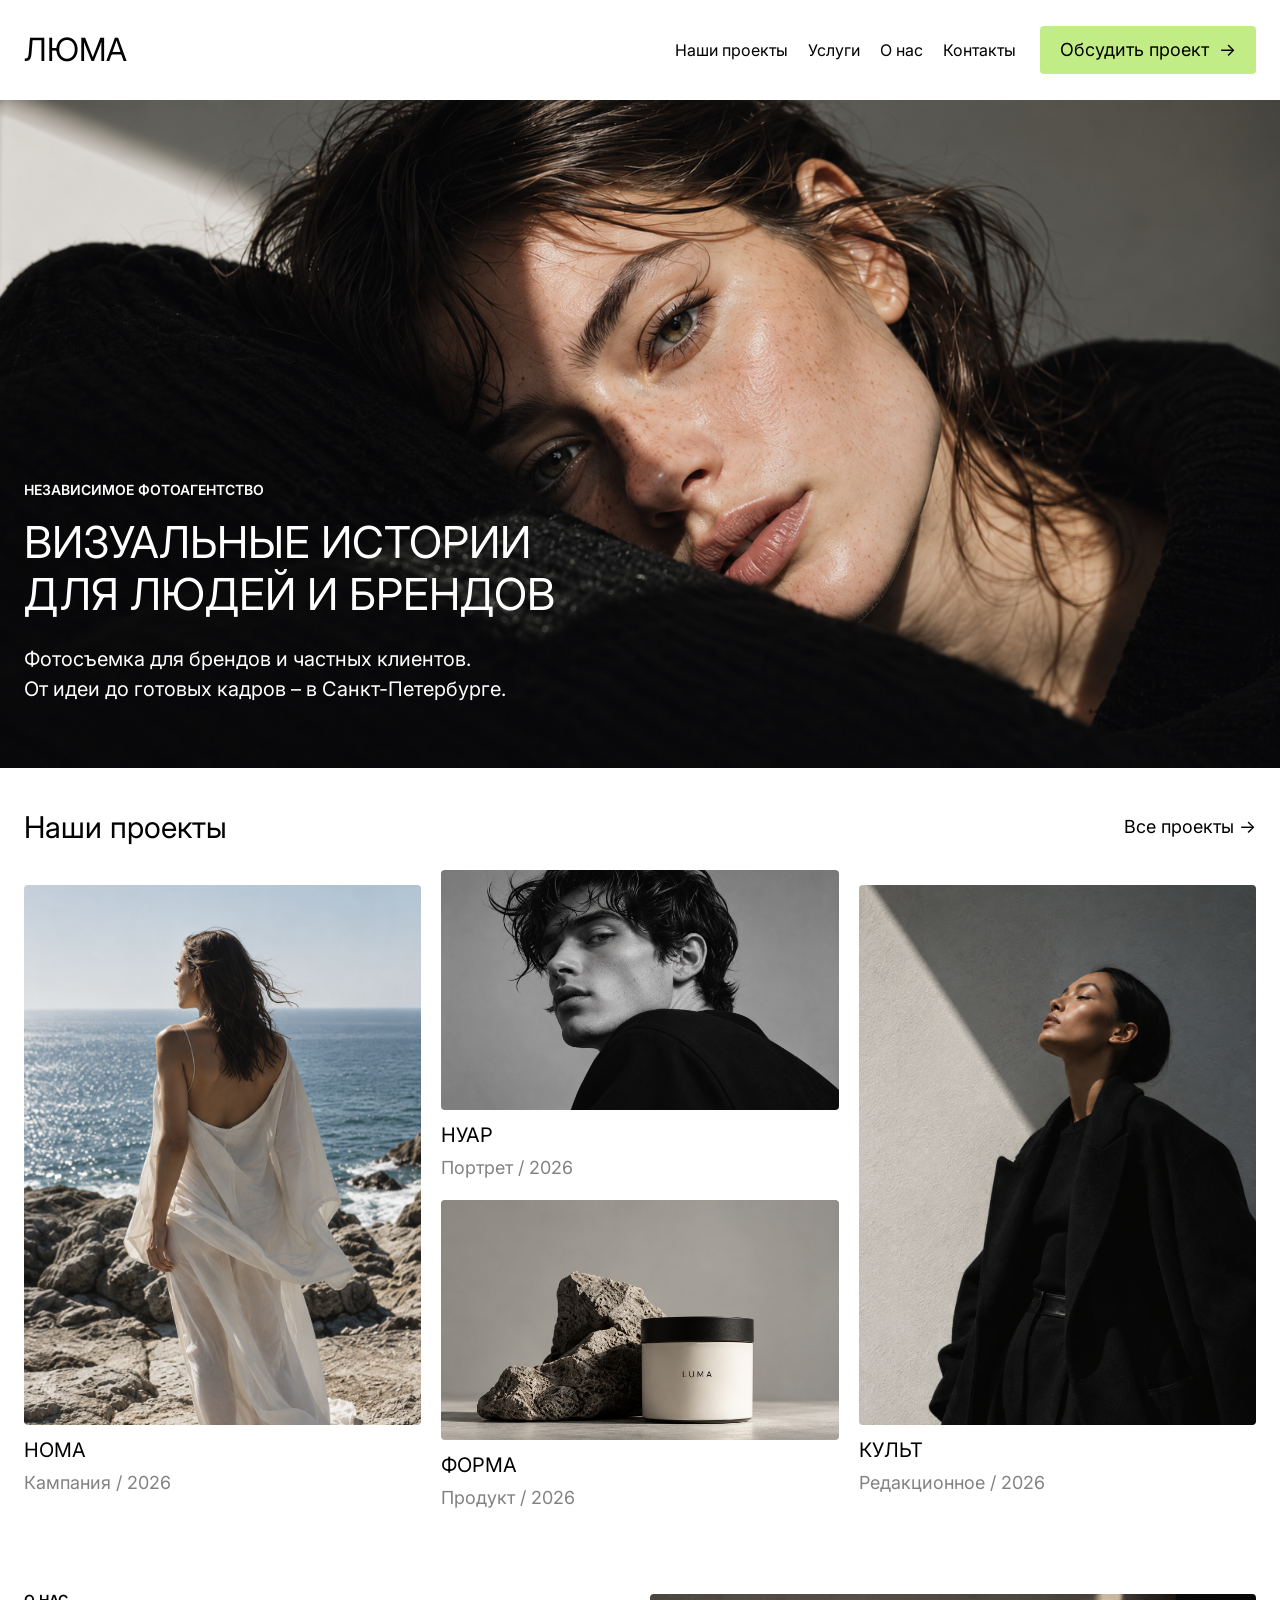
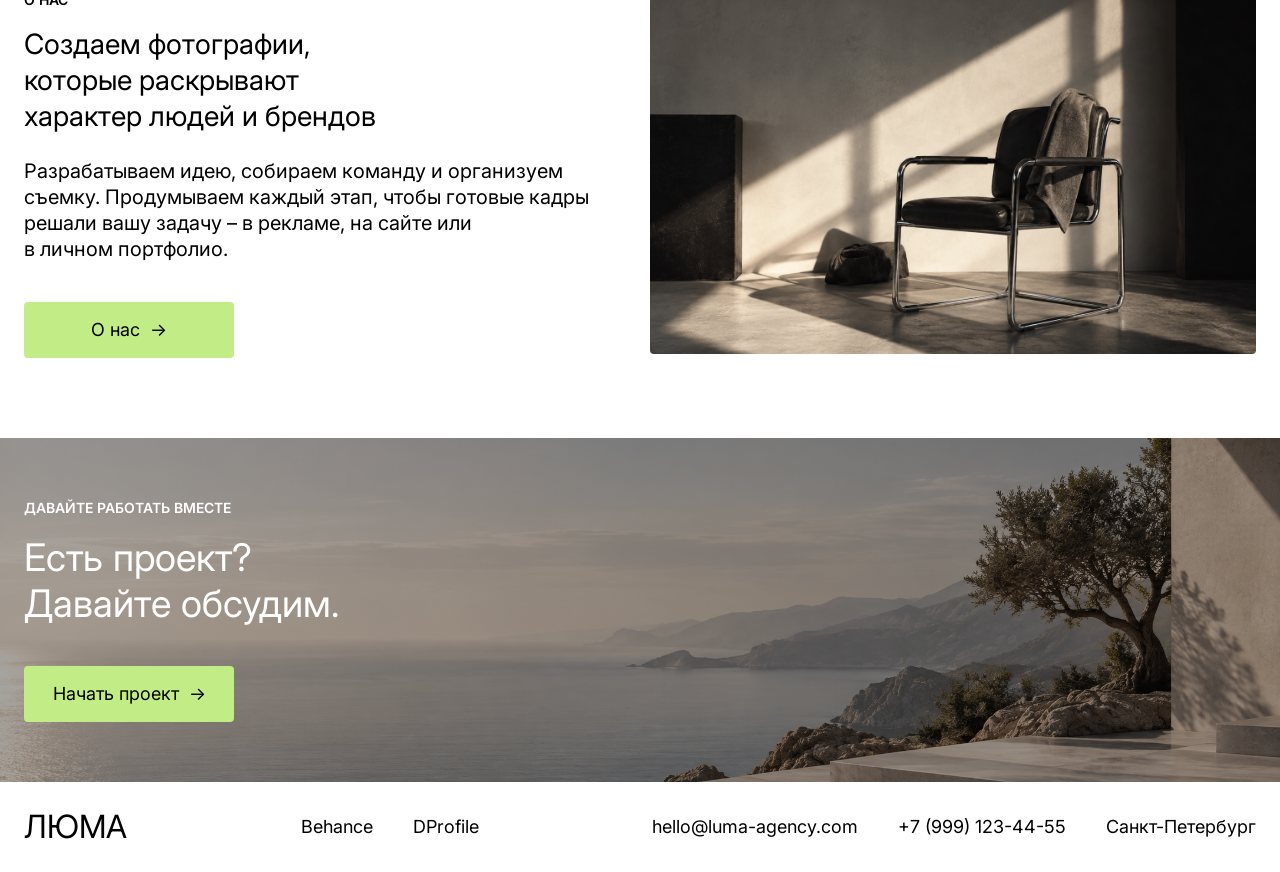
<file: index.html>
<!DOCTYPE html>
<html lang="ru">
<head>
  <meta charset="UTF-8">
  <meta name="viewport" content="width=device-width, initial-scale=1">
  <title>ЛЮМА — независимое фотоагентство</title>
  <link rel="preconnect" href="https://fonts.googleapis.com">
  <link rel="preconnect" href="https://fonts.gstatic.com" crossorigin>
  <link rel="stylesheet" href="https://fonts.googleapis.com/css2?family=Inter:wght@400;600;700&display=swap">
  <link rel="stylesheet" href="css/normalize.css">
  <link rel="stylesheet" href="css/reset.css">
  <link rel="stylesheet" href="styles.css">
</head>
<body>
  <header class="header">
    <div class="container container--wide header__inner">
      <a class="logo" href="index.html">ЛЮМА</a>
      <div class="header__right">
        <nav class="nav">
          <ul class="nav__list">
            <li><a class="nav__link" href="projects.html">Наши проекты</a></li>
            <li><a class="nav__link" href="services.html">Услуги</a></li>
            <li><a class="nav__link" href="about.html">О нас</a></li>
            <li><a class="nav__link" href="contacts.html">Контакты</a></li>
          </ul>
        </nav>
        <button class="button" type="button" data-open-form>Обсудить проект <span>→</span></button>
      </div>
    </div>
  </header>

  <main>
    <section class="hero">
      <div class="container">
        <p class="label">Независимое фотоагентство</p>
        <h1 class="title-xl hero__title">Визуальные истории<br>для людей и брендов</h1>
        <p class="lead">Фотосъемка для брендов и частных клиентов.<br>От идеи до готовых кадров – в Санкт-Петербурге.</p>
      </div>
    </section>

    <section class="section" id="projects">
      <div class="container">
        <div class="section-head">
          <h2 class="title-m">Наши проекты</h2>
          <a href="projects.html">Все проекты →</a>
        </div>
        <div class="cards-row">
          <article class="card">
            <img class="card__image card__image--tall" src="images/project-noma.png" alt="НОМА">
            <h3 class="card__title text">НОМА</h3>
            <p class="card__meta">Кампания / 2026</p>
          </article>
          <div class="stack">
            <article class="card">
              <img class="card__image" src="images/project-noir.png" alt="НУАР">
              <h3 class="card__title text">НУАР</h3>
              <p class="card__meta">Портрет / 2026</p>
            </article>
            <article class="card">
              <img class="card__image" src="images/project-forma.png" alt="ФОРМА">
              <h3 class="card__title text">ФОРМА</h3>
              <p class="card__meta">Продукт / 2026</p>
            </article>
          </div>
          <article class="card">
            <img class="card__image card__image--tall" src="images/project-kult.png" alt="КУЛЬТ">
            <h3 class="card__title text">КУЛЬТ</h3>
            <p class="card__meta">Редакционное / 2026</p>
          </article>
        </div>
      </div>
    </section>

    <section class="section section--last" id="about">
      <div class="container split">
        <div class="split__content">
          <p class="label">О нас</p>
          <h2 class="title-s">Создаем фотографии,<br>которые раскрывают<br>характер людей и брендов</h2>
          <p class="text">Разрабатываем идею, собираем команду и организуем съемку. Продумываем каждый этап, чтобы готовые кадры решали вашу задачу – в рекламе, на сайте или<br>в личном портфолио.</p>
          <a class="button" href="about.html">О нас <span>→</span></a>
        </div>
        <img class="split__image" src="images/about.png" alt="Студия ЛЮМА">
      </div>
    </section>

    <section class="contact" id="contacts">
      <div class="container">
        <p class="label">Давайте работать вместе</p>
        <h2 class="title-l">Есть проект?<br>Давайте обсудим.</h2>
        <button class="button" type="button" data-open-form>Начать проект <span>→</span></button>
      </div>
    </section>
  </main>

  <footer class="footer">
    <div class="container container--wide footer__inner">
      <a class="logo" href="index.html">ЛЮМА</a>
      <ul class="footer__list">
        <li><a href="#">Behance</a></li>
        <li><a href="#">DProfile</a></li>
      </ul>
      <ul class="footer__list">
        <li><a href="mailto:hello@luma-agency.com">hello@luma-agency.com</a></li>
        <li><a href="tel:+79991234455">+7 (999) 123-44-55</a></li>
        <li>Санкт-Петербург</li>
      </ul>
    </div>
  </footer>

  <script src="script.js"></script>
</body>
</html>
</file>
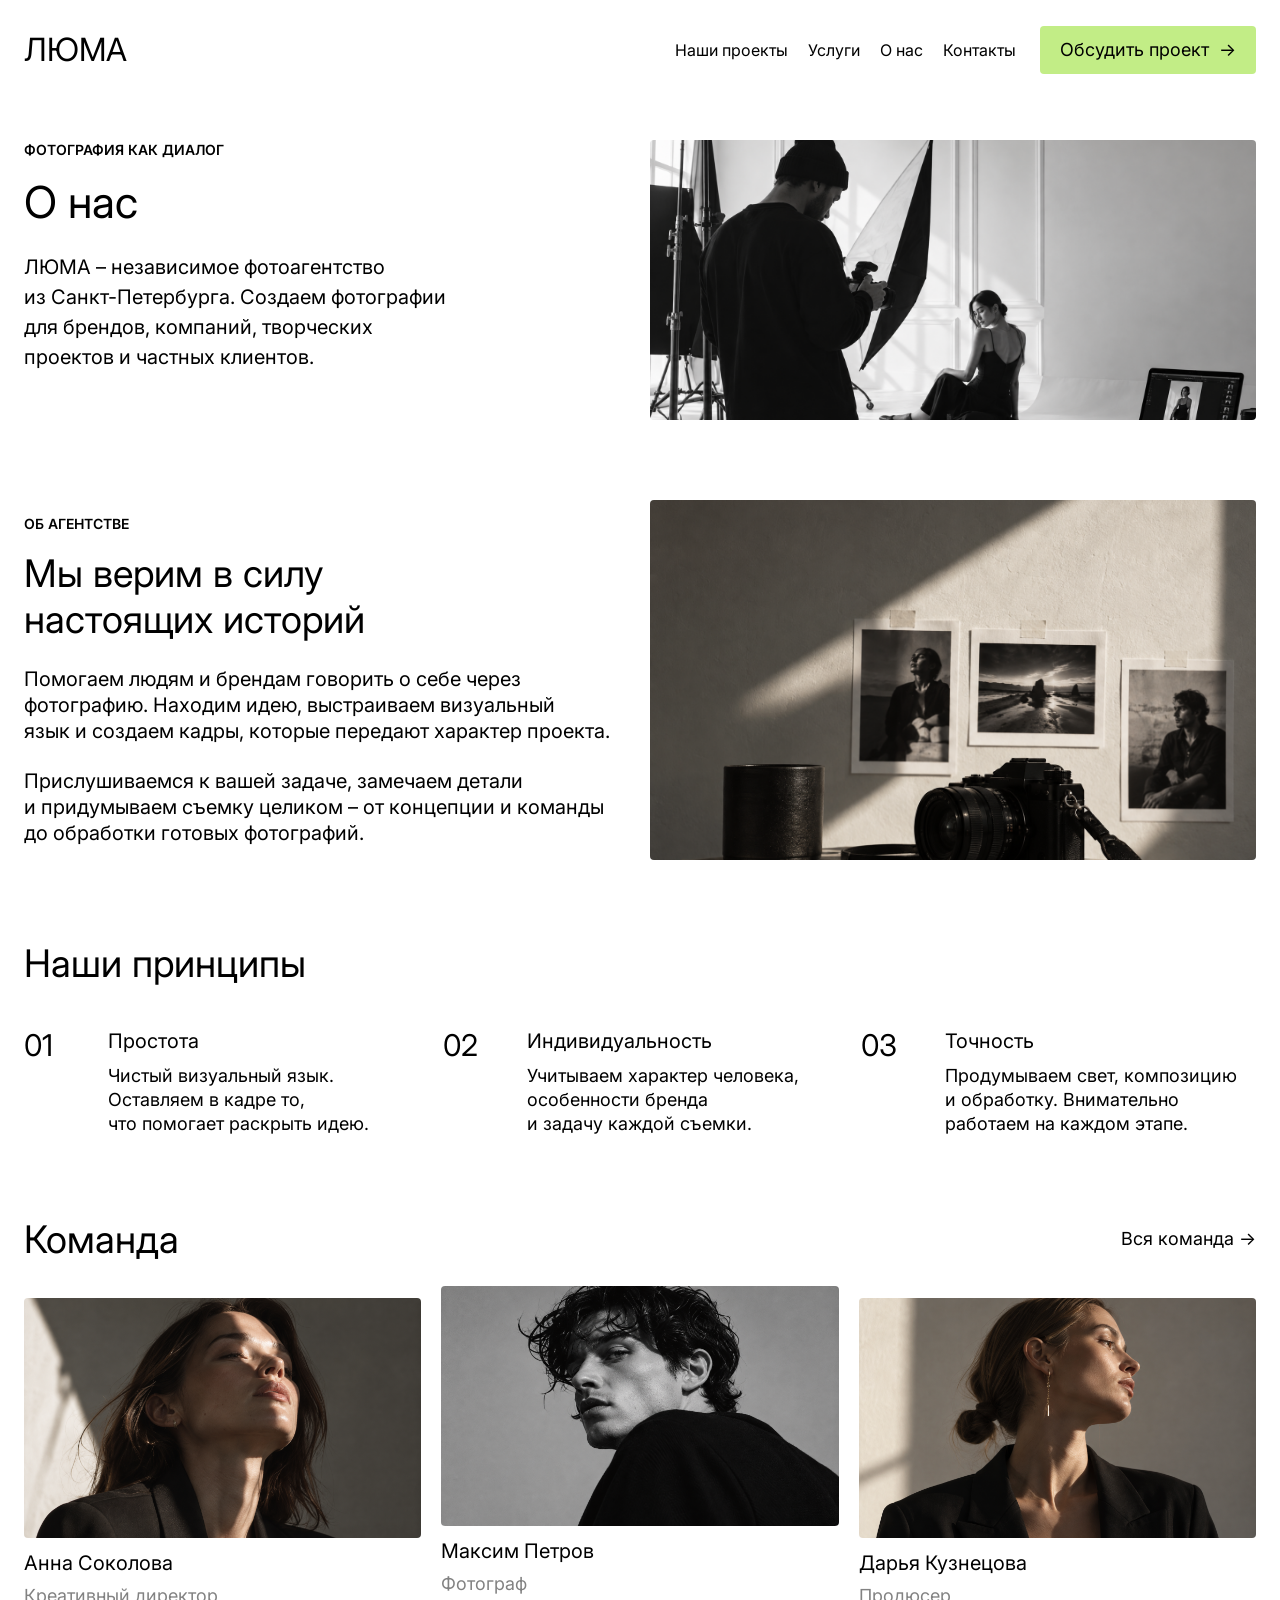
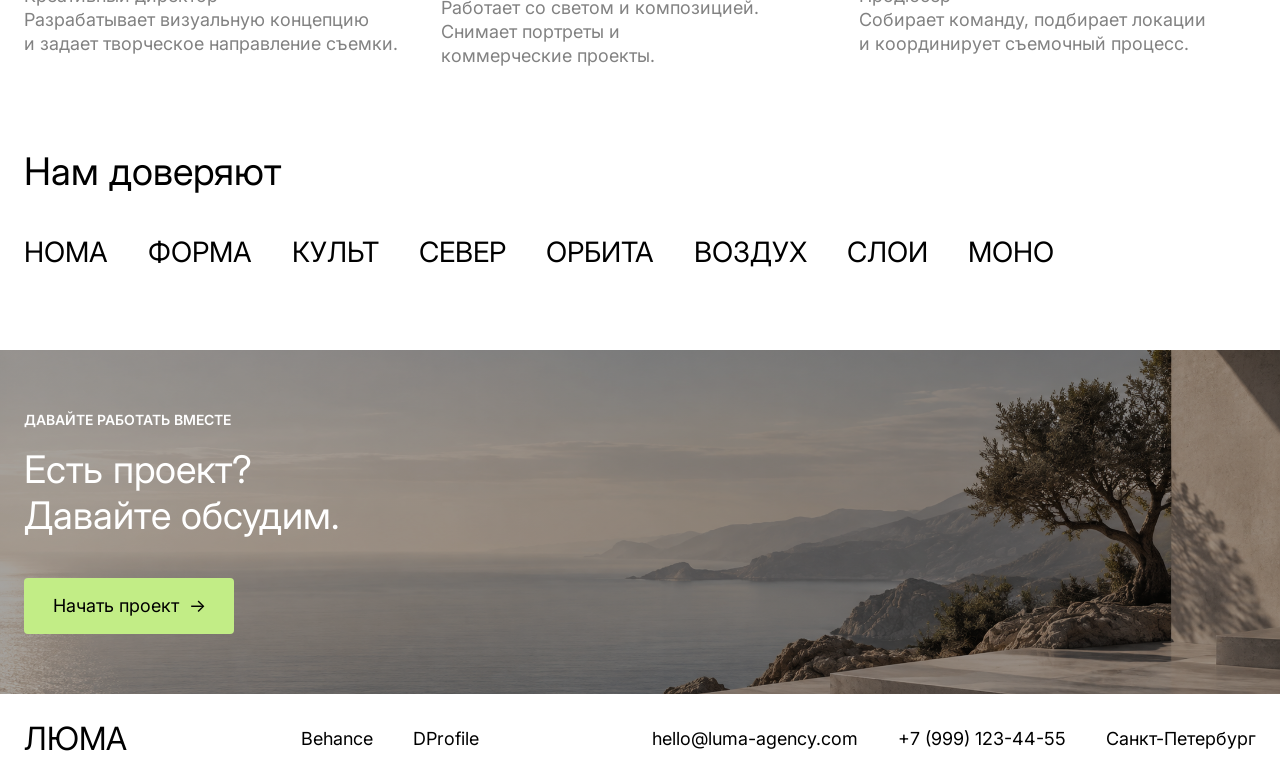
<file: about.html>
<!DOCTYPE html>
<html lang="ru">
<head>
  <meta charset="UTF-8">
  <meta name="viewport" content="width=device-width, initial-scale=1">
  <title>О нас — ЛЮМА</title>
  <link rel="preconnect" href="https://fonts.googleapis.com">
  <link rel="preconnect" href="https://fonts.gstatic.com" crossorigin>
  <link rel="stylesheet" href="https://fonts.googleapis.com/css2?family=Inter:wght@400;600;700&display=swap">
  <link rel="stylesheet" href="css/normalize.css">
  <link rel="stylesheet" href="css/reset.css">
  <link rel="stylesheet" href="styles.css">
</head>
<body>
  <header class="header">
    <div class="container container--wide header__inner">
      <a class="logo" href="index.html">ЛЮМА</a>
      <div class="header__right">
        <nav class="nav">
          <ul class="nav__list">
            <li><a class="nav__link" href="projects.html">Наши проекты</a></li>
            <li><a class="nav__link" href="services.html">Услуги</a></li>
            <li><a class="nav__link" href="about.html" aria-current="page">О нас</a></li>
            <li><a class="nav__link" href="contacts.html">Контакты</a></li>
          </ul>
        </nav>
        <button class="button" type="button" data-open-form>Обсудить проект <span>→</span></button>
      </div>
    </div>
  </header>

  <main>
    <section class="section">
      <div class="container split split--top">
        <div class="split__content">
          <p class="label">Фотография как диалог</p>
          <h1 class="title-xl">О нас</h1>
          <p class="lead">ЛЮМА – независимое фотоагентство<br>из Санкт-Петербурга. Создаем фотографии<br>для брендов, компаний, творческих<br>проектов и частных клиентов.</p>
        </div>
        <img class="split__image split__image--short" src="images/studio.png" alt="Съемка в студии ЛЮМА">
      </div>
    </section>

    <section class="section">
      <div class="container split">
        <div class="split__content split__content--half">
          <p class="label">Об агентстве</p>
          <h2 class="title-l">Мы верим в силу<br>настоящих историй</h2>
          <p class="text">Помогаем людям и брендам говорить о себе через<br>фотографию. Находим идею, выстраиваем визуальный<br>язык и создаем кадры, которые передают характер проекта.</p>
          <p class="text">Прислушиваемся к вашей задаче, замечаем детали<br>и придумываем съемку целиком – от концепции и команды<br>до обработки готовых фотографий.</p>
        </div>
        <img class="split__image split__image--half" src="images/about-agency.png" alt="Фотографии и камера на столе">
      </div>
    </section>

    <section class="section">
      <div class="container">
        <h2 class="title-l section-title">Наши принципы</h2>
        <div class="features">
          <div class="feature">
            <p class="feature__number title-m">01</p>
            <div>
              <h3 class="feature__title lead">Простота</h3>
              <p>Чистый визуальный язык.<br>Оставляем в кадре то,<br>что помогает раскрыть идею.</p>
            </div>
          </div>
          <div class="feature">
            <p class="feature__number title-m">02</p>
            <div>
              <h3 class="feature__title lead">Индивидуальность</h3>
              <p>Учитываем характер человека,<br>особенности бренда<br>и задачу каждой съемки.</p>
            </div>
          </div>
          <div class="feature">
            <p class="feature__number title-m">03</p>
            <div>
              <h3 class="feature__title lead">Точность</h3>
              <p>Продумываем свет, композицию<br>и обработку. Внимательно<br>работаем на каждом этапе.</p>
            </div>
          </div>
        </div>
      </div>
    </section>

    <section class="section">
      <div class="container">
        <div class="section-head">
          <h2 class="title-l">Команда</h2>
          <a href="#">Вся команда →</a>
        </div>
        <div class="cards-grid">
          <article class="card">
            <img class="card__image" src="images/team-anna.png" alt="Анна Соколова">
            <h3 class="card__title text">Анна Соколова</h3>
            <p class="card__meta">Креативный директор<br>Разрабатывает визуальную концепцию<br>и задает творческое направление съемки.</p>
          </article>
          <article class="card">
            <img class="card__image" src="images/team-maxim.png" alt="Максим Петров">
            <h3 class="card__title text">Максим Петров</h3>
            <p class="card__meta">Фотограф<br>Работает со светом и композицией.<br>Снимает портреты и коммерческие проекты.</p>
          </article>
          <article class="card">
            <img class="card__image" src="images/team-darya.png" alt="Дарья Кузнецова">
            <h3 class="card__title text">Дарья Кузнецова</h3>
            <p class="card__meta">Продюсер<br>Собирает команду, подбирает локации<br>и координирует съемочный процесс.</p>
          </article>
        </div>
      </div>
    </section>

    <section class="section section--last">
      <div class="container">
        <h2 class="title-l section-title">Нам доверяют</h2>
        <ul class="clients title-s">
          <li>НОМА</li>
          <li>ФОРМА</li>
          <li>КУЛЬТ</li>
          <li>СЕВЕР</li>
          <li>ОРБИТА</li>
          <li>ВОЗДУХ</li>
          <li>СЛОИ</li>
          <li>МОНО</li>
        </ul>
      </div>
    </section>

    <section class="contact">
      <div class="container">
        <p class="label">Давайте работать вместе</p>
        <h2 class="title-l">Есть проект?<br>Давайте обсудим.</h2>
        <button class="button" type="button" data-open-form>Начать проект <span>→</span></button>
      </div>
    </section>
  </main>

  <footer class="footer">
    <div class="container container--wide footer__inner">
      <a class="logo" href="index.html">ЛЮМА</a>
      <ul class="footer__list">
        <li><a href="#">Behance</a></li>
        <li><a href="#">DProfile</a></li>
      </ul>
      <ul class="footer__list">
        <li><a href="mailto:hello@luma-agency.com">hello@luma-agency.com</a></li>
        <li><a href="tel:+79991234455">+7 (999) 123-44-55</a></li>
        <li>Санкт-Петербург</li>
      </ul>
    </div>
  </footer>

  <script src="script.js"></script>
</body>
</html>
</file>
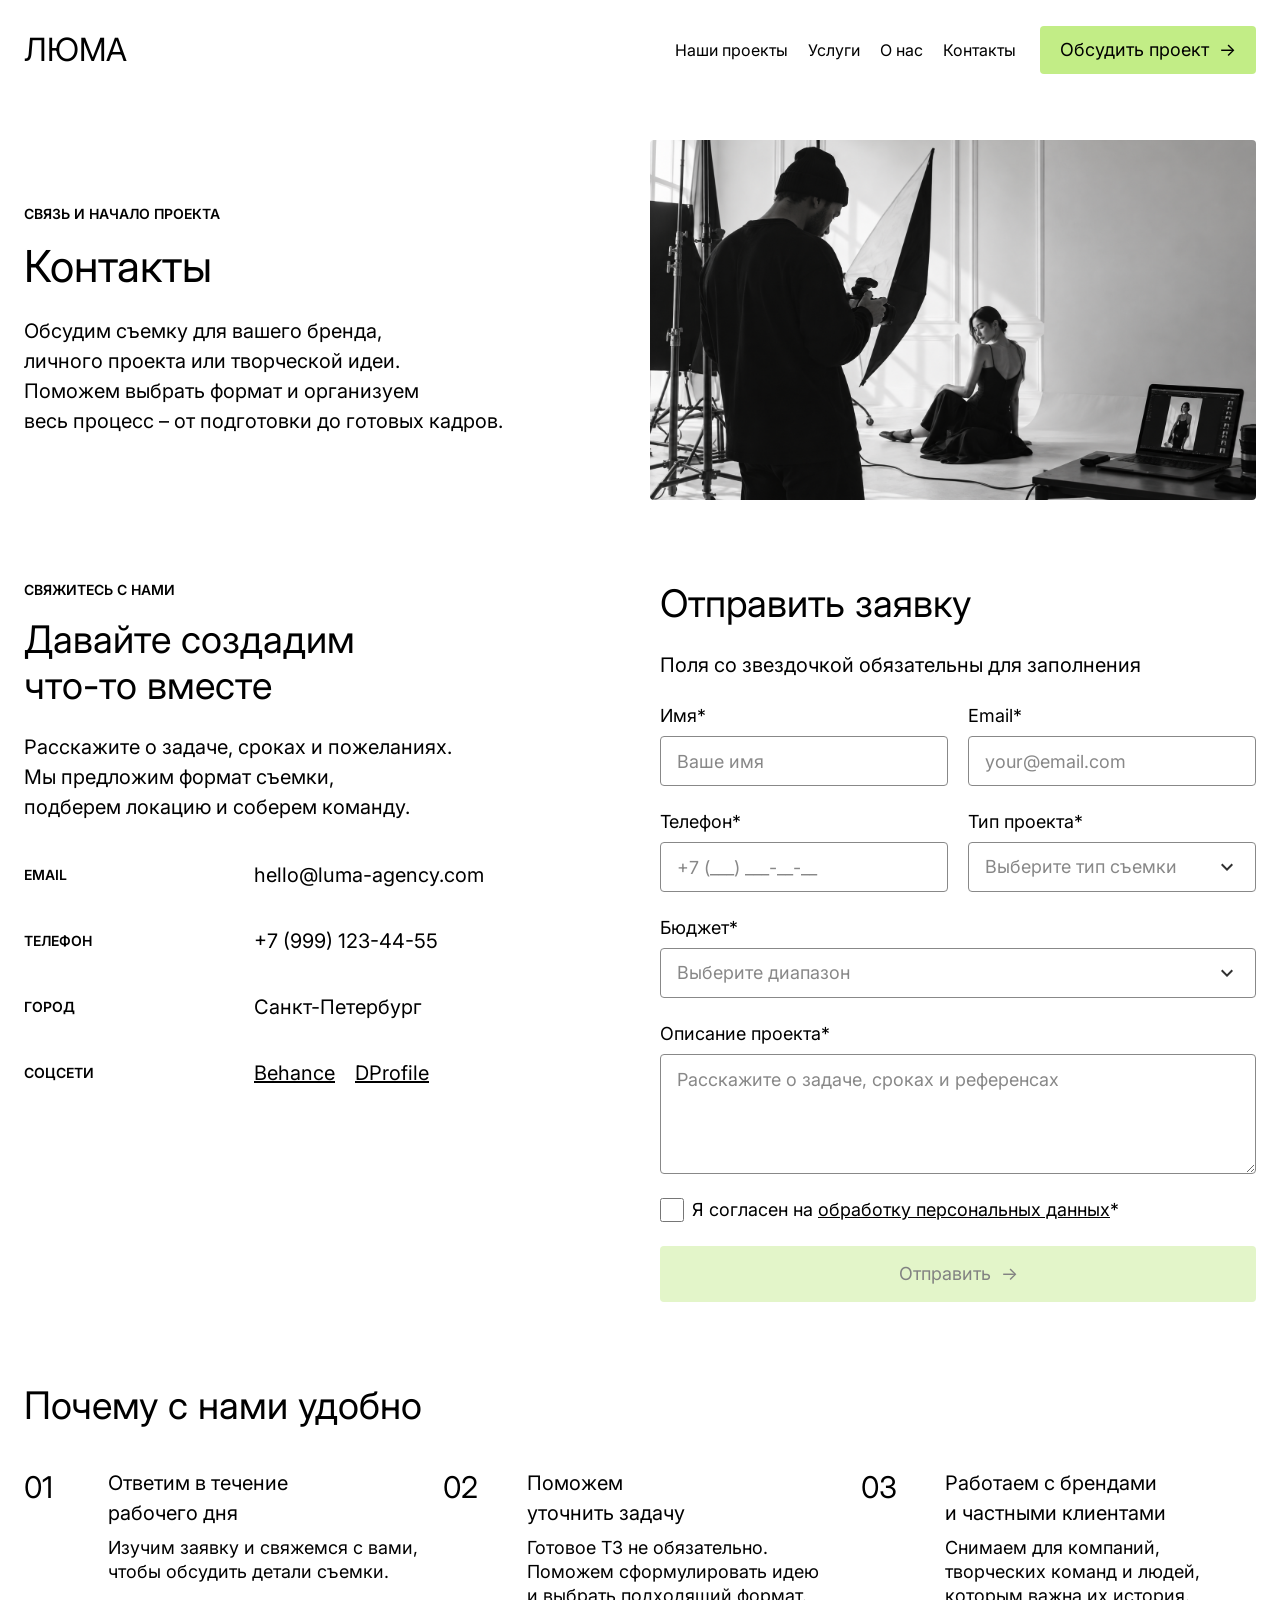
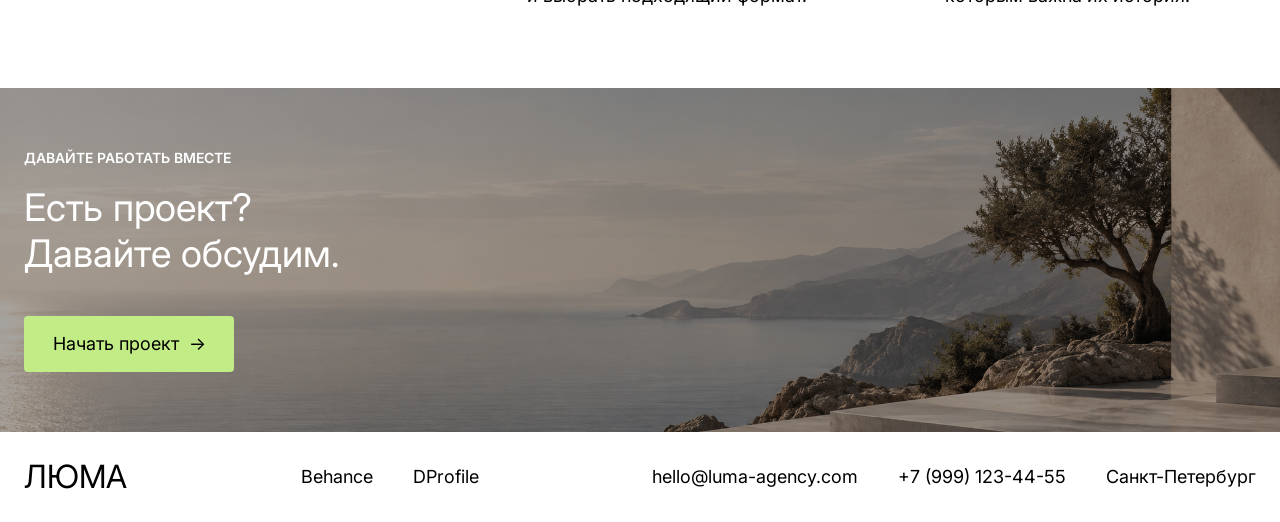
<file: contacts.html>
<!DOCTYPE html>
<html lang="ru">
<head>
  <meta charset="UTF-8">
  <meta name="viewport" content="width=device-width, initial-scale=1">
  <title>Контакты — ЛЮМА</title>
  <link rel="preconnect" href="https://fonts.googleapis.com">
  <link rel="preconnect" href="https://fonts.gstatic.com" crossorigin>
  <link rel="stylesheet" href="https://fonts.googleapis.com/css2?family=Inter:wght@400;600;700&display=swap">
  <link rel="stylesheet" href="css/normalize.css">
  <link rel="stylesheet" href="css/reset.css">
  <link rel="stylesheet" href="styles.css">
</head>
<body>
  <header class="header">
    <div class="container container--wide header__inner">
      <a class="logo" href="index.html">ЛЮМА</a>
      <div class="header__right">
        <nav class="nav">
          <ul class="nav__list">
            <li><a class="nav__link" href="projects.html">Наши проекты</a></li>
            <li><a class="nav__link" href="services.html">Услуги</a></li>
            <li><a class="nav__link" href="about.html">О нас</a></li>
            <li><a class="nav__link" href="contacts.html" aria-current="page">Контакты</a></li>
          </ul>
        </nav>
        <button class="button" type="button" data-open-form>Обсудить проект <span>→</span></button>
      </div>
    </div>
  </header>

  <main>
    <section class="section">
      <div class="container split">
        <div class="split__content split__content--half">
          <p class="label">Связь и начало проекта</p>
          <h1 class="title-xl">Контакты</h1>
          <p class="lead">Обсудим съемку для вашего бренда,<br>личного проекта или творческой идеи.<br>Поможем выбрать формат и организуем<br>весь процесс – от подготовки до готовых кадров.</p>
        </div>
        <img class="split__image split__image--half" src="images/studio.png" alt="Съемка в студии ЛЮМА">
      </div>
    </section>

    <section class="section">
      <div class="container contacts-layout">
        <div>
          <p class="label">Свяжитесь с нами</p>
          <h2 class="title-l">Давайте создадим<br>что-то вместе</h2>
          <p class="lead">Расскажите о задаче, сроках и пожеланиях.<br>Мы предложим формат съемки,<br>подберем локацию и соберем команду.</p>
          <ul class="contacts-list">
            <li class="contacts-list__row">
              <span class="label contacts-list__label">Email</span>
              <a class="contacts-list__value text" href="mailto:hello@luma-agency.com">hello@luma-agency.com</a>
            </li>
            <li class="contacts-list__row">
              <span class="label contacts-list__label">Телефон</span>
              <a class="contacts-list__value text" href="tel:+79991234455">+7 (999) 123-44-55</a>
            </li>
            <li class="contacts-list__row">
              <span class="label contacts-list__label">Город</span>
              <span class="contacts-list__value text">Санкт-Петербург</span>
            </li>
            <li class="contacts-list__row">
              <span class="label contacts-list__label">Соцсети</span>
              <span class="contacts-list__value text">
                <a class="underline" href="#">Behance</a>
                <a class="underline" href="#">DProfile</a>
              </span>
            </li>
          </ul>
        </div>

        <form class="form" action="#" method="post" novalidate>
          <div>
            <h2 class="title-l">Отправить заявку</h2>
            <p class="lead">Поля со звездочкой обязательны для заполнения</p>
          </div>
        </form>
      </div>
    </section>

    <section class="section section--last">
      <div class="container">
        <h2 class="title-l section-title">Почему с нами удобно</h2>
        <div class="features">
          <div class="feature">
            <p class="feature__number title-m">01</p>
            <div>
              <h3 class="feature__title lead">Ответим в течение<br>рабочего дня</h3>
              <p>Изучим заявку и свяжемся с вами,<br>чтобы обсудить детали съемки.</p>
            </div>
          </div>
          <div class="feature">
            <p class="feature__number title-m">02</p>
            <div>
              <h3 class="feature__title lead">Поможем<br>уточнить задачу</h3>
              <p>Готовое ТЗ не обязательно.<br>Поможем сформулировать идею<br>и выбрать подходящий формат.</p>
            </div>
          </div>
          <div class="feature">
            <p class="feature__number title-m">03</p>
            <div>
              <h3 class="feature__title lead">Работаем с брендами<br>и частными клиентами</h3>
              <p>Снимаем для компаний,<br>творческих команд и людей,<br>которым важна их история.</p>
            </div>
          </div>
        </div>
      </div>
    </section>

    <section class="contact">
      <div class="container">
        <p class="label">Давайте работать вместе</p>
        <h2 class="title-l">Есть проект?<br>Давайте обсудим.</h2>
        <button class="button" type="button" data-open-form>Начать проект <span>→</span></button>
      </div>
    </section>
  </main>

  <footer class="footer">
    <div class="container container--wide footer__inner">
      <a class="logo" href="index.html">ЛЮМА</a>
      <ul class="footer__list">
        <li><a href="#">Behance</a></li>
        <li><a href="#">DProfile</a></li>
      </ul>
      <ul class="footer__list">
        <li><a href="mailto:hello@luma-agency.com">hello@luma-agency.com</a></li>
        <li><a href="tel:+79991234455">+7 (999) 123-44-55</a></li>
        <li>Санкт-Петербург</li>
      </ul>
    </div>
  </footer>

  <script src="script.js"></script>
</body>
</html>
</file>
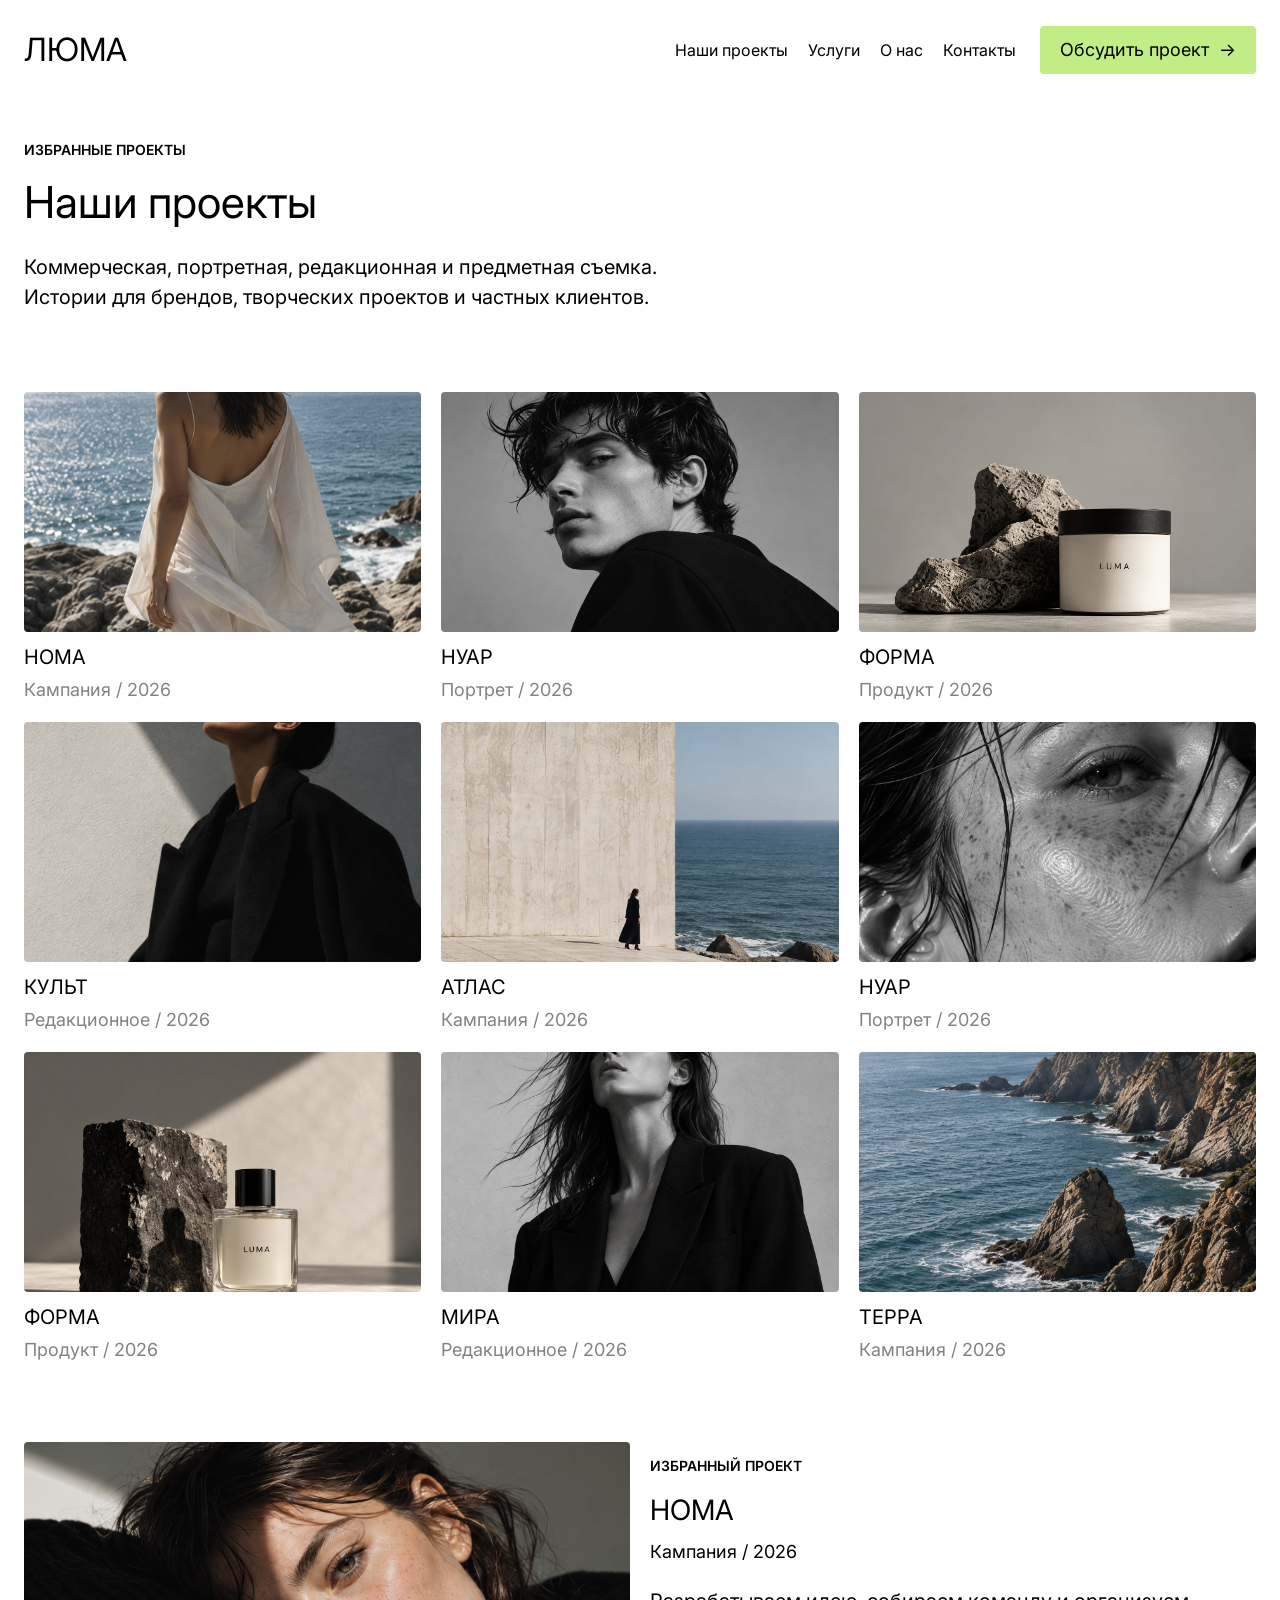
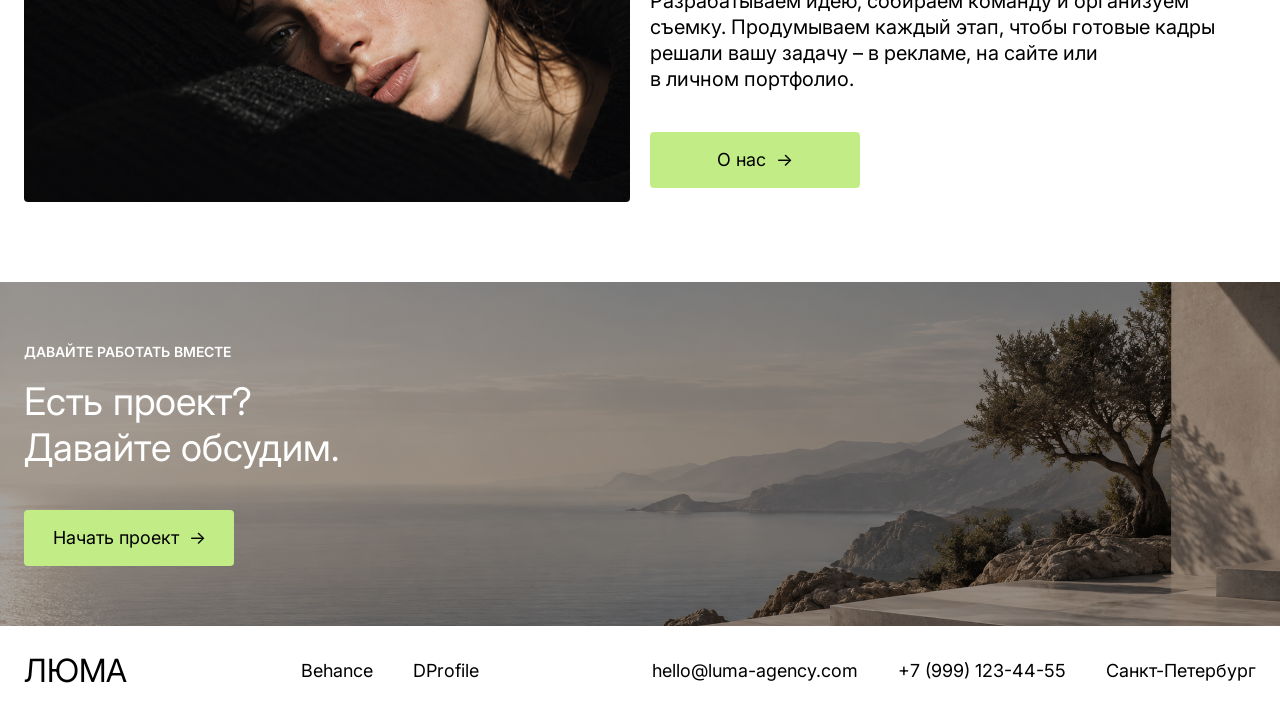
<file: projects.html>
<!DOCTYPE html>
<html lang="ru">
<head>
  <meta charset="UTF-8">
  <meta name="viewport" content="width=device-width, initial-scale=1">
  <title>Наши проекты — ЛЮМА</title>
  <link rel="preconnect" href="https://fonts.googleapis.com">
  <link rel="preconnect" href="https://fonts.gstatic.com" crossorigin>
  <link rel="stylesheet" href="https://fonts.googleapis.com/css2?family=Inter:wght@400;600;700&display=swap">
  <link rel="stylesheet" href="css/normalize.css">
  <link rel="stylesheet" href="css/reset.css">
  <link rel="stylesheet" href="styles.css">
</head>
<body>
  <header class="header">
    <div class="container container--wide header__inner">
      <a class="logo" href="index.html">ЛЮМА</a>
      <div class="header__right">
        <nav class="nav">
          <ul class="nav__list">
            <li><a class="nav__link" href="projects.html" aria-current="page">Наши проекты</a></li>
            <li><a class="nav__link" href="services.html">Услуги</a></li>
            <li><a class="nav__link" href="about.html">О нас</a></li>
            <li><a class="nav__link" href="contacts.html">Контакты</a></li>
          </ul>
        </nav>
        <button class="button" type="button" data-open-form>Обсудить проект <span>→</span></button>
      </div>
    </div>
  </header>

  <main>
    <section class="section">
      <div class="container">
        <div class="split__content split__content--half">
          <p class="label">Избранные проекты</p>
          <h1 class="title-xl">Наши проекты</h1>
          <p class="lead">Коммерческая, портретная, редакционная и предметная съемка.<br>Истории для брендов, творческих проектов и частных клиентов.</p>
        </div>
      </div>
    </section>

    <section class="section">
      <div class="container cards-grid">
        <article class="card">
          <img class="card__image" src="images/project-noma.png" alt="НОМА">
          <h3 class="card__title text">НОМА</h3>
          <p class="card__meta">Кампания / 2026</p>
        </article>
        <article class="card">
          <img class="card__image" src="images/project-noir.png" alt="НУАР">
          <h3 class="card__title text">НУАР</h3>
          <p class="card__meta">Портрет / 2026</p>
        </article>
        <article class="card">
          <img class="card__image" src="images/project-forma.png" alt="ФОРМА">
          <h3 class="card__title text">ФОРМА</h3>
          <p class="card__meta">Продукт / 2026</p>
        </article>
        <article class="card">
          <img class="card__image" src="images/project-kult.png" alt="КУЛЬТ">
          <h3 class="card__title text">КУЛЬТ</h3>
          <p class="card__meta">Редакционное / 2026</p>
        </article>
        <article class="card">
          <img class="card__image" src="images/project-atlas.png" alt="АТЛАС">
          <h3 class="card__title text">АТЛАС</h3>
          <p class="card__meta">Кампания / 2026</p>
        </article>
        <article class="card">
          <img class="card__image" src="images/project-noir-2.png" alt="НУАР">
          <h3 class="card__title text">НУАР</h3>
          <p class="card__meta">Портрет / 2026</p>
        </article>
        <article class="card">
          <img class="card__image" src="images/project-forma-2.png" alt="ФОРМА">
          <h3 class="card__title text">ФОРМА</h3>
          <p class="card__meta">Продукт / 2026</p>
        </article>
        <article class="card">
          <img class="card__image" src="images/project-mira.png" alt="МИРА">
          <h3 class="card__title text">МИРА</h3>
          <p class="card__meta">Редакционное / 2026</p>
        </article>
        <article class="card">
          <img class="card__image" src="images/project-terra.png" alt="ТЕРРА">
          <h3 class="card__title text">ТЕРРА</h3>
          <p class="card__meta">Кампания / 2026</p>
        </article>
      </div>
    </section>

    <section class="section section--last">
      <div class="container split-grid">
        <img class="split__image" src="images/hero.png" alt="НОМА">
        <div class="split__content">
          <p class="label">Избранный проект</p>
          <h2 class="title-s">НОМА</h2>
          <p class="project-meta">Кампания / 2026</p>
          <p class="text">Разрабатываем идею, собираем команду и организуем съемку. Продумываем каждый этап, чтобы готовые кадры решали вашу задачу – в рекламе, на сайте или<br>в личном портфолио.</p>
          <a class="button button--grid" href="about.html">О нас <span>→</span></a>
        </div>
      </div>
    </section>

    <section class="contact">
      <div class="container">
        <p class="label">Давайте работать вместе</p>
        <h2 class="title-l">Есть проект?<br>Давайте обсудим.</h2>
        <button class="button button--grid" type="button" data-open-form>Начать проект <span>→</span></button>
      </div>
    </section>
  </main>

  <footer class="footer">
    <div class="container container--wide footer__inner">
      <a class="logo" href="index.html">ЛЮМА</a>
      <ul class="footer__list">
        <li><a href="#">Behance</a></li>
        <li><a href="#">DProfile</a></li>
      </ul>
      <ul class="footer__list">
        <li><a href="mailto:hello@luma-agency.com">hello@luma-agency.com</a></li>
        <li><a href="tel:+79991234455">+7 (999) 123-44-55</a></li>
        <li>Санкт-Петербург</li>
      </ul>
    </div>
  </footer>

  <script src="script.js"></script>
</body>
</html>
</file>
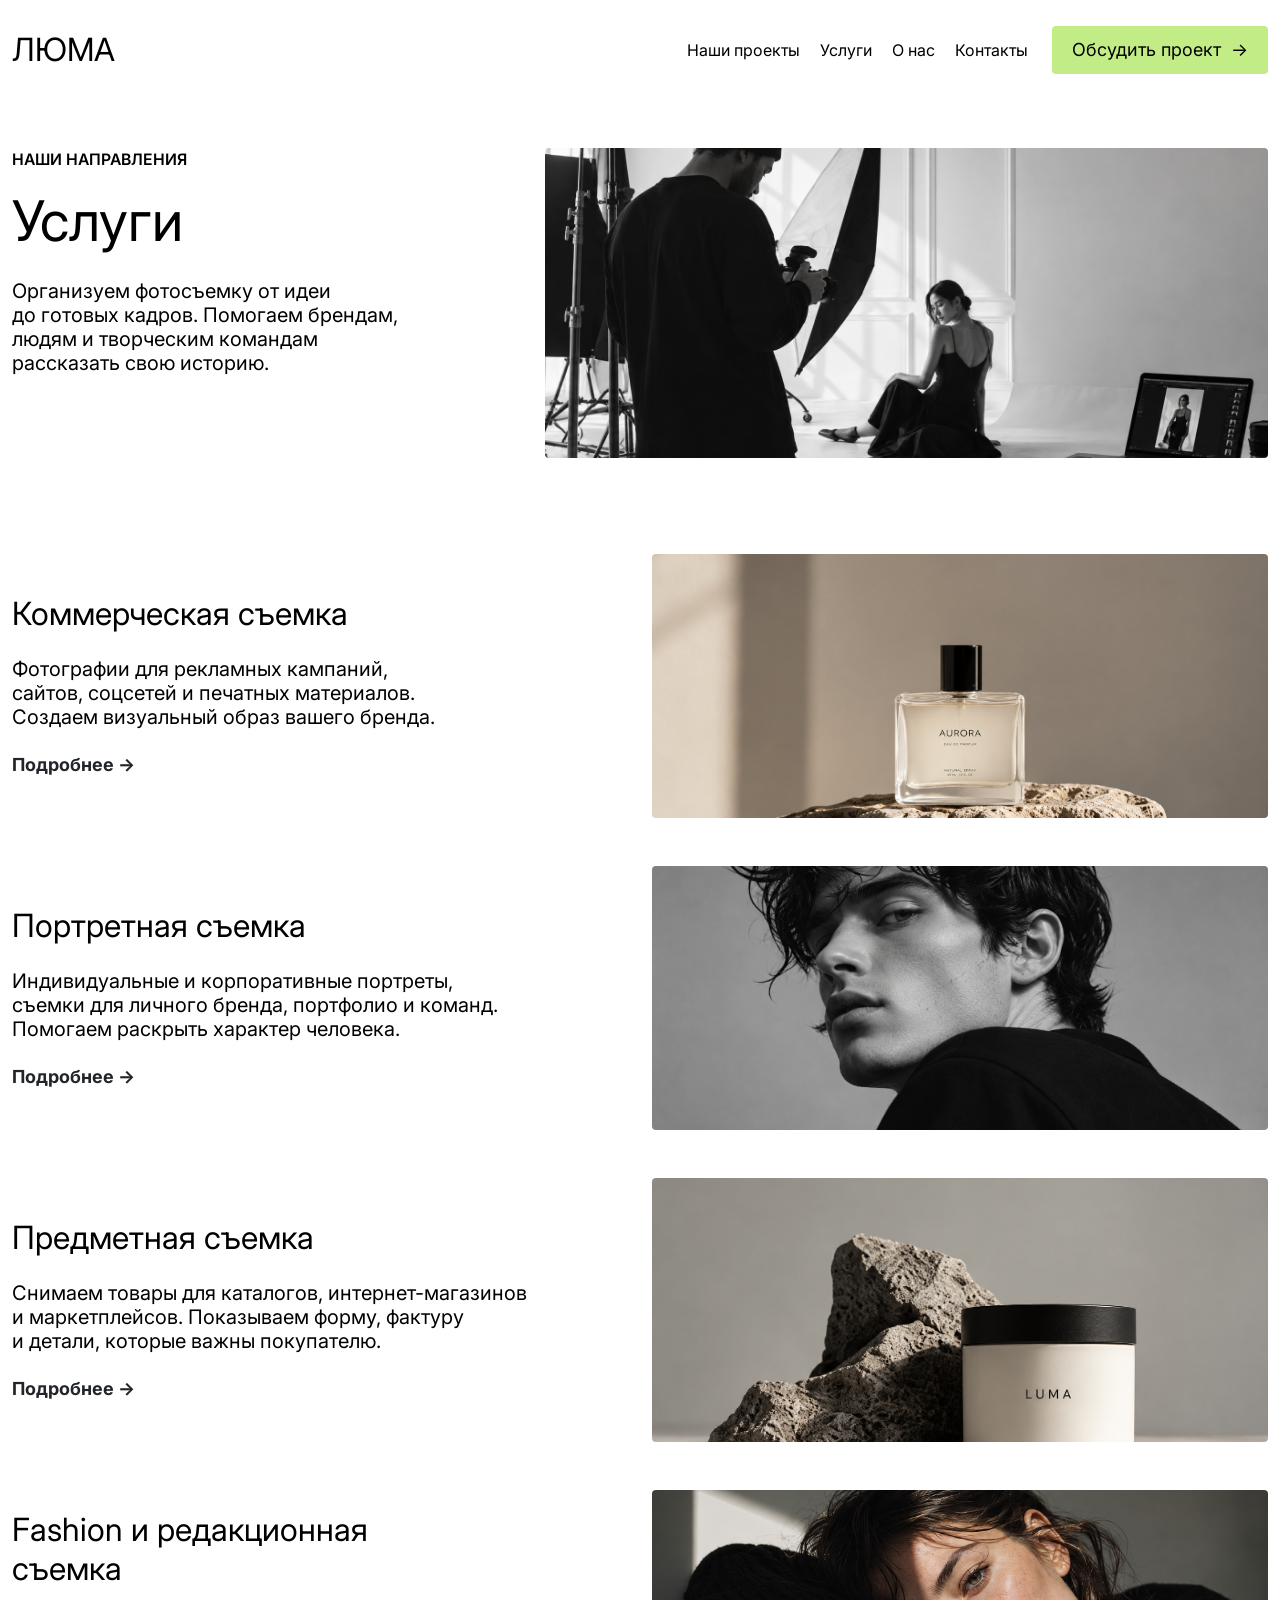
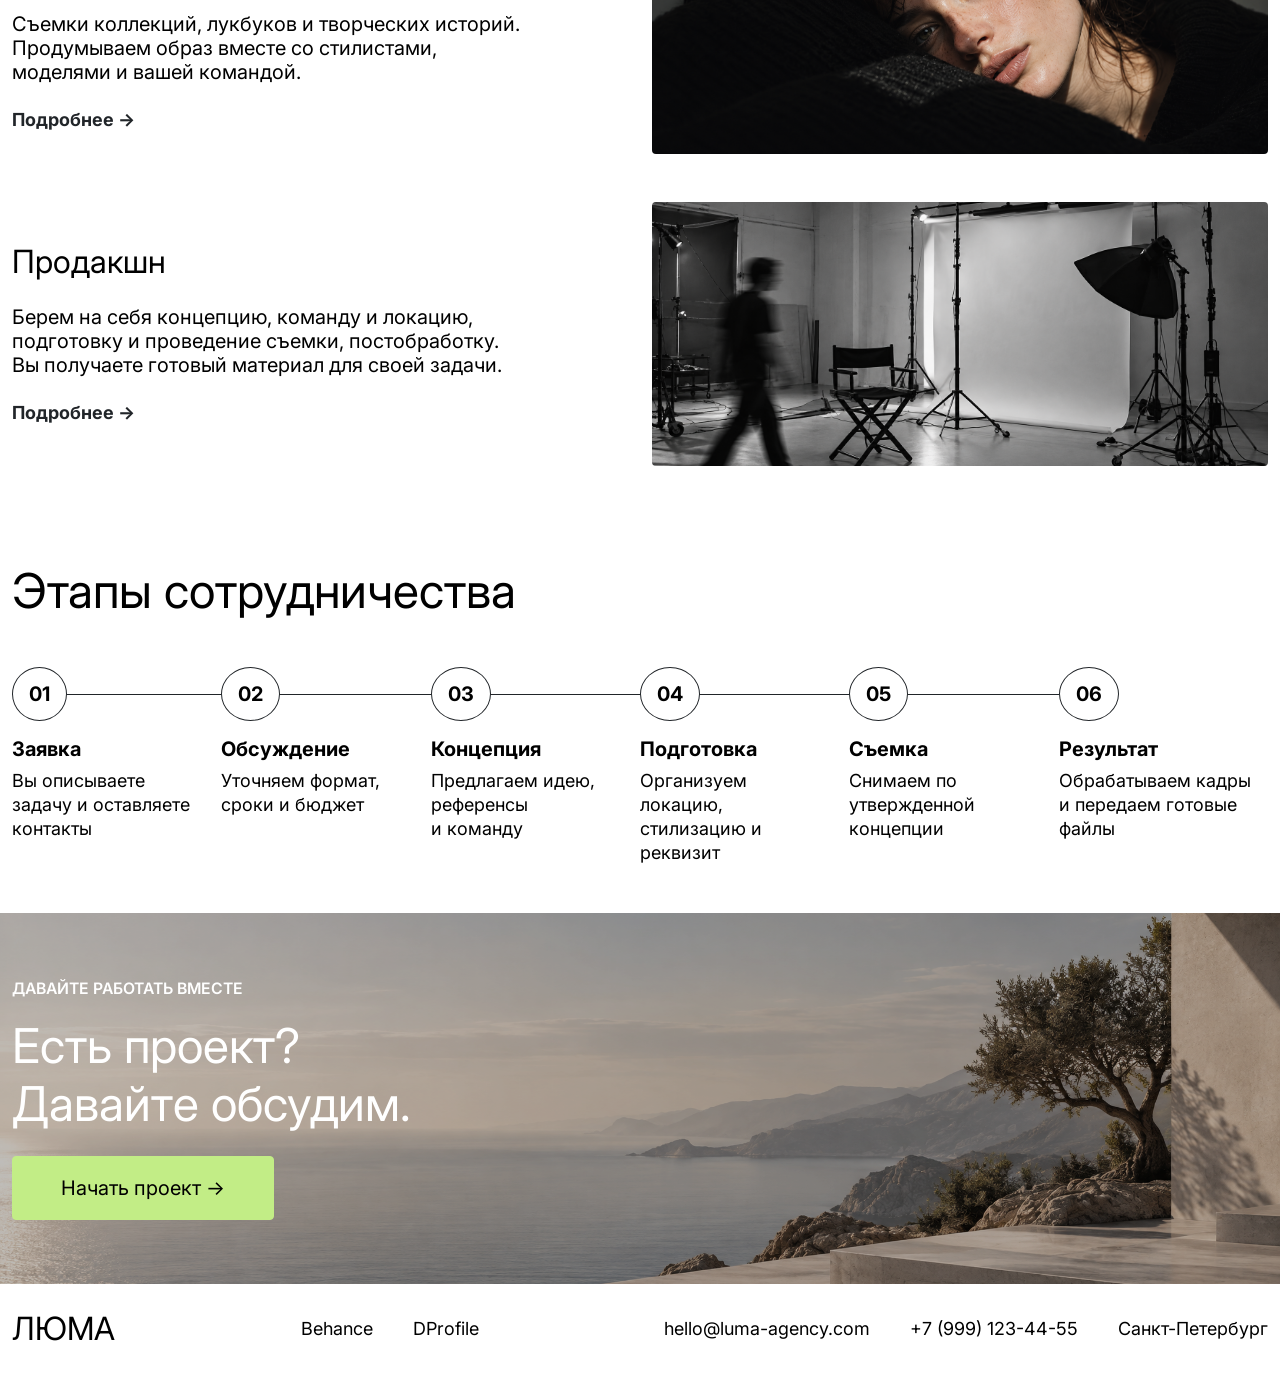
<file: services.html>
<!DOCTYPE html>
<html lang="ru">
<head>
  <meta charset="UTF-8">
  <meta name="viewport" content="width=device-width, initial-scale=1">
  <title>Услуги — ЛЮМА</title>
  <link rel="preconnect" href="https://fonts.googleapis.com">
  <link rel="preconnect" href="https://fonts.gstatic.com" crossorigin>
  <link rel="stylesheet" href="https://fonts.googleapis.com/css2?family=Inter:wght@400;600;700&display=swap">
  <link rel="stylesheet" href="css/bootstrap.min.css">
  <link rel="stylesheet" href="css/reset.css">
  <link rel="stylesheet" href="styles.css">
</head>
<body>
  <header class="header">
    <div class="container-xxl header__inner">
      <a class="logo" href="index.html">ЛЮМА</a>
      <div class="header__right">
        <nav class="nav">
          <ul class="nav__list">
            <li><a class="nav__link" href="projects.html">Наши проекты</a></li>
            <li><a class="nav__link" href="services.html" aria-current="page">Услуги</a></li>
            <li><a class="nav__link" href="about.html">О нас</a></li>
            <li><a class="nav__link" href="contacts.html">Контакты</a></li>
          </ul>
        </nav>
        <button class="button" type="button" data-open-form>Обсудить проект <span>→</span></button>
      </div>
    </div>
  </header>

  <main>
    <section class="py-4 py-lg-5">
      <div class="container-xxl">
        <div class="row g-4 align-items-start">
          <div class="col-lg-5">
            <p class="small fw-semibold text-uppercase mb-3">Наши направления</p>
            <h1 class="display-4 fw-normal mb-4">Услуги</h1>
            <p class="fs-5 mb-0">Организуем фотосъемку от идеи<br>до готовых кадров. Помогаем брендам,<br>людям и творческим командам<br>рассказать свою историю.</p>
          </div>
          <div class="col-lg-7">
            <div class="ratio ratio-21x9">
              <img class="w-100 h-100 object-fit-cover rounded-1" src="images/studio.png" alt="Съемка в студии ЛЮМА">
            </div>
          </div>
        </div>
      </div>
    </section>

    <section class="py-4 py-lg-5">
      <div class="container-xxl">
        <div class="vstack gap-5">
          <article class="row g-4 align-items-center">
            <div class="col-lg-6">
              <h2 class="fs-2 fw-normal mb-4">Коммерческая съемка</h2>
              <p class="fs-5 mb-4">Фотографии для рекламных кампаний,<br>сайтов, соцсетей и печатных материалов.<br>Создаем визуальный образ вашего бренда.</p>
              <a class="link-dark fw-bold text-decoration-none" href="#">Подробнее →</a>
            </div>
            <div class="col-lg-6">
              <div class="ratio ratio-21x9">
                <img class="w-100 h-100 object-fit-cover rounded-1" src="images/service-commercial.png" alt="Коммерческая съемка">
              </div>
            </div>
          </article>
          <article class="row g-4 align-items-center">
            <div class="col-lg-6">
              <h2 class="fs-2 fw-normal mb-4">Портретная съемка</h2>
              <p class="fs-5 mb-4">Индивидуальные и корпоративные портреты,<br>съемки для личного бренда, портфолио и команд.<br>Помогаем раскрыть характер человека.</p>
              <a class="link-dark fw-bold text-decoration-none" href="#">Подробнее →</a>
            </div>
            <div class="col-lg-6">
              <div class="ratio ratio-21x9">
                <img class="w-100 h-100 object-fit-cover rounded-1" src="images/project-noir.png" alt="Портретная съемка">
              </div>
            </div>
          </article>
          <article class="row g-4 align-items-center">
            <div class="col-lg-6">
              <h2 class="fs-2 fw-normal mb-4">Предметная съемка</h2>
              <p class="fs-5 mb-4">Снимаем товары для каталогов, интернет-магазинов<br>и маркетплейсов. Показываем форму, фактуру<br>и детали, которые важны покупателю.</p>
              <a class="link-dark fw-bold text-decoration-none" href="#">Подробнее →</a>
            </div>
            <div class="col-lg-6">
              <div class="ratio ratio-21x9">
                <img class="w-100 h-100 object-fit-cover rounded-1" src="images/project-forma.png" alt="Предметная съемка">
              </div>
            </div>
          </article>
          <article class="row g-4 align-items-center">
            <div class="col-lg-6">
              <h2 class="fs-2 fw-normal mb-4">Fashion и редакционная<br>съемка</h2>
              <p class="fs-5 mb-4">Съемки коллекций, лукбуков и творческих историй.<br>Продумываем образ вместе со стилистами,<br>моделями и вашей командой.</p>
              <a class="link-dark fw-bold text-decoration-none" href="#">Подробнее →</a>
            </div>
            <div class="col-lg-6">
              <div class="ratio ratio-21x9">
                <img class="w-100 h-100 object-fit-cover rounded-1" src="images/hero.png" alt="Fashion и редакционная съемка">
              </div>
            </div>
          </article>
          <article class="row g-4 align-items-center">
            <div class="col-lg-6">
              <h2 class="fs-2 fw-normal mb-4">Продакшн</h2>
              <p class="fs-5 mb-4">Берем на себя концепцию, команду и локацию,<br>подготовку и проведение съемки, постобработку.<br>Вы получаете готовый материал для своей задачи.</p>
              <a class="link-dark fw-bold text-decoration-none" href="#">Подробнее →</a>
            </div>
            <div class="col-lg-6">
              <div class="ratio ratio-21x9">
                <img class="w-100 h-100 object-fit-cover rounded-1" src="images/service-production.png" alt="Продакшн">
              </div>
            </div>
          </article>
        </div>
      </div>
    </section>

    <section class="pt-4 pb-5 py-lg-5">
      <div class="container-xxl">
        <h2 class="display-5 fw-normal mb-5">Этапы сотрудничества</h2>
        <ol class="row row-cols-2 row-cols-md-3 row-cols-lg-6 gx-0 gy-4 list-unstyled mb-0">
            <li class="col">
              <div class="position-relative mb-3">
                <hr class="position-absolute top-50 start-0 w-100 m-0 border-dark opacity-100 d-none d-lg-block">
                <span class="position-relative d-inline-flex align-items-center justify-content-center p-3 border border-dark rounded-circle bg-white fs-5 fw-bold lh-1">01</span>
              </div>
              <h3 class="fs-5 fw-bold mb-2 pe-3">Заявка</h3>
              <p class="mb-0 pe-3">Вы описываете<br>задачу и оставляете<br>контакты</p>
            </li>
            <li class="col">
              <div class="position-relative mb-3">
                <hr class="position-absolute top-50 start-0 w-100 m-0 border-dark opacity-100 d-none d-lg-block">
                <span class="position-relative d-inline-flex align-items-center justify-content-center p-3 border border-dark rounded-circle bg-white fs-5 fw-bold lh-1">02</span>
              </div>
              <h3 class="fs-5 fw-bold mb-2 pe-3">Обсуждение</h3>
              <p class="mb-0 pe-3">Уточняем формат,<br>сроки и бюджет</p>
            </li>
            <li class="col">
              <div class="position-relative mb-3">
                <hr class="position-absolute top-50 start-0 w-100 m-0 border-dark opacity-100 d-none d-lg-block">
                <span class="position-relative d-inline-flex align-items-center justify-content-center p-3 border border-dark rounded-circle bg-white fs-5 fw-bold lh-1">03</span>
              </div>
              <h3 class="fs-5 fw-bold mb-2 pe-3">Концепция</h3>
              <p class="mb-0 pe-3">Предлагаем идею,<br>референсы<br>и команду</p>
            </li>
            <li class="col">
              <div class="position-relative mb-3">
                <hr class="position-absolute top-50 start-0 w-100 m-0 border-dark opacity-100 d-none d-lg-block">
                <span class="position-relative d-inline-flex align-items-center justify-content-center p-3 border border-dark rounded-circle bg-white fs-5 fw-bold lh-1">04</span>
              </div>
              <h3 class="fs-5 fw-bold mb-2 pe-3">Подготовка</h3>
              <p class="mb-0 pe-3">Организуем локацию,<br>стилизацию и реквизит</p>
            </li>
            <li class="col">
              <div class="position-relative mb-3">
                <hr class="position-absolute top-50 start-0 w-100 m-0 border-dark opacity-100 d-none d-lg-block">
                <span class="position-relative d-inline-flex align-items-center justify-content-center p-3 border border-dark rounded-circle bg-white fs-5 fw-bold lh-1">05</span>
              </div>
              <h3 class="fs-5 fw-bold mb-2 pe-3">Съемка</h3>
              <p class="mb-0 pe-3">Снимаем по<br>утвержденной<br>концепции</p>
            </li>
            <li class="col">
              <div class="position-relative mb-3">
                <span class="position-relative d-inline-flex align-items-center justify-content-center p-3 border border-dark rounded-circle bg-white fs-5 fw-bold lh-1">06</span>
              </div>
              <h3 class="fs-5 fw-bold mb-2 pe-3">Результат</h3>
              <p class="mb-0 pe-3">Обрабатываем кадры<br>и передаем готовые<br>файлы</p>
            </li>
        </ol>
      </div>
    </section>

    <section class="position-relative overflow-hidden py-5 text-white">
      <img class="position-absolute top-0 start-0 w-100 h-100 object-fit-cover rounded-0" src="images/contact-bg.png" alt="">
      <div class="position-absolute top-0 start-0 w-100 h-100 bg-black bg-opacity-25"></div>
      <div class="container-xxl position-relative py-lg-3">
        <p class="small fw-semibold text-uppercase mb-3">Давайте работать вместе</p>
        <h2 class="display-5 fw-normal mb-4">Есть проект?<br>Давайте обсудим.</h2>
        <button class="btn btn-brand btn-lg rounded-1 px-5 py-3" type="button" data-open-form>Начать проект →</button>
      </div>
    </section>
  </main>

  <footer class="footer">
    <div class="container-xxl footer__inner">
      <a class="logo" href="index.html">ЛЮМА</a>
      <ul class="footer__list">
        <li><a href="#">Behance</a></li>
        <li><a href="#">DProfile</a></li>
      </ul>
      <ul class="footer__list">
        <li><a href="mailto:hello@luma-agency.com">hello@luma-agency.com</a></li>
        <li><a href="tel:+79991234455">+7 (999) 123-44-55</a></li>
        <li>Санкт-Петербург</li>
      </ul>
    </div>
  </footer>

  <script src="script.js"></script>
</body>
</html>
</file>
<file: styles.css>
:root {
  --color-primary: #c2ed86;
  --color-text: #000000;
  --color-white: #ffffff;
  --color-gray: #828282;
  --color-overlay: rgba(0, 0, 0, 0.35);
  --color-border: #888888;
  --color-primary-muted: #e3f5c9;
  --color-dark: #212121;
  --color-error: #d92d20;
  --radius: 4px;
}

body {
  font-family: "Inter", Arial, sans-serif;
  font-size: 18px;
  line-height: 24px;
  color: var(--color-text);
  background-color: var(--color-white);
}

a {
  color: inherit;
  text-decoration: none;
}

ul,
ol {
  margin: 0;
  padding: 0;
  list-style: none;
}

h1,
h2,
h3 {
  font-weight: 400;
}

img {
  border-radius: var(--radius);
}

.container {
  width: 1360px;
  margin: 0 auto;
}

.container--wide {
  width: 1364px;
}

/* ========================================================== */
/* typo */
/* ========================================================== */

.title-xl {
  font-size: 56px;
  line-height: 64px;
}

.title-l {
  font-size: 48px;
  line-height: 56px;
}

.title-m {
  font-size: 36px;
  line-height: 44px;
}

.title-s {
  font-size: 32px;
  line-height: 40px;
}

.lead {
  font-size: 20px;
  line-height: 30px;
}

.text {
  font-size: 20px;
  line-height: 26px;
}

.label {
  font-size: 14px;
  font-weight: 600;
  line-height: 20px;
  text-transform: uppercase;
}

.label + :is(h1, h2) {
  margin-top: 16px;
}

:is(h1, h2, .text, .lead, .project-meta) + p:is(.text, .lead) {
  margin-top: 24px;
}

:is(h2, .text, .lead) + .button {
  margin-top: 40px;
}

.underline {
  text-decoration: underline;
}

/* ========================================================== */
/* components */
/* ========================================================== */

.logo {
  font-size: 42px;
  line-height: 51px;
}

.button {
  display: flex;
  justify-content: center;
  align-items: center;
  gap: 10px;
  width: 210px;
  padding: 16px 10px;
  border: none;
  border-radius: var(--radius);
  background-color: var(--color-primary);
  color: var(--color-text);
  cursor: pointer;
}

.button:hover:not(:disabled) {
  opacity: 0.85;
}

.button:disabled {
  background-color: var(--color-primary-muted);
  color: var(--color-gray);
  cursor: not-allowed;
}

.button--full {
  width: 100%;
}

/* фирменный цвет для Bootstrap-кнопки на services.html */
.btn-brand {
  --bs-btn-color: var(--color-text);
  --bs-btn-bg: var(--color-primary);
  --bs-btn-border-color: var(--color-primary);
  --bs-btn-hover-color: var(--color-text);
  --bs-btn-hover-bg: #b2e06e;
  --bs-btn-hover-border-color: #b2e06e;
  --bs-btn-active-color: var(--color-text);
  --bs-btn-active-bg: #a5d65e;
  --bs-btn-active-border-color: #a5d65e;
  --bs-btn-focus-shadow-rgb: 194, 237, 134;
}

.button--grid {
  display: grid;
  grid-auto-flow: column;
  justify-content: center;
}

.more-link {
  display: inline-block;
  margin-top: 24px;
  font-weight: 700;
}

.header__inner,
.header__right,
.footer__inner,
.section-head {
  display: flex;
  justify-content: space-between;
  align-items: center;
}

/* ========================================================== */
/* header */
/* ========================================================== */

.header__inner {
  height: 100px;
}

.header__right {
  width: 785px;
}

.nav__list {
  display: flex;
  gap: 36px;
}

.nav__link:hover {
  text-decoration: underline;
  text-underline-offset: 4px;
}

/* ========================================================== */
/* footer */
/* ========================================================== */

.footer {
  padding: 25px 0;
}

.footer__list {
  display: flex;
  gap: 40px;
}

/* ========================================================== */
/* sections */
/* ========================================================== */

.section {
  padding: 40px 0;
}

.section--last {
  padding-bottom: 80px;
}

.section-head {
  margin-bottom: 24px;
}

.section-title {
  margin-bottom: 40px;
}

.hero {
  height: 900px;
  padding-top: 528px;
  background: url("images/hero.png") center / cover no-repeat;
  color: var(--color-white);
}

.hero__title {
  text-transform: uppercase;
}

.contact {
  padding: 60px 0;
  background:
    linear-gradient(var(--color-overlay), var(--color-overlay)),
    url("images/contact-bg.png") center / cover no-repeat;
  color: var(--color-white);
}

/* ========================================================== */
/* grids */
/* ========================================================== */

.stack {
  display: flex;
  flex-direction: column;
  gap: 20px;
}

.split {
  display: flex;
  align-items: center;
  gap: 20px;
}

.split--top {
  align-items: flex-start;
}

.split__content {
  width: 555px;
}

.split__content--half {
  width: 670px;
}

.split__image {
  width: 785px;
  height: 500px;
  object-fit: cover;
}

.split__image--short {
  height: 320px;
  object-position: center 20%;
}

.split__image--half {
  width: 670px;
  height: 440px;
  object-position: center 20%;
}

.split-grid {
  display: grid;
  grid-template-columns: 785fr 555fr;
  align-items: center;
  gap: 20px;
}

.split-grid > * {
  width: 100%;
}

.cards-grid {
  display: grid;
  grid-template-columns: repeat(3, 440px);
  gap: 20px;
  align-items: center;
}

.cards-row {
  display: flex;
  align-items: center;
  gap: 20px;
}

.cards-row > * {
  flex: 1 1 0;
  min-width: 0;
}

/* ========================================================== */
/* cards */
/* ========================================================== */

.card__image {
  width: 100%;
  height: 295px;
  margin-bottom: 12px;
  object-fit: cover;
}

.card__image--tall {
  height: 680px;
}

.card__title,
.feature__title,
.step__title {
  margin-bottom: 8px;
}

.card__meta {
  color: var(--color-gray);
}

.project-meta {
  margin-top: 12px;
}

.service__image {
  width: 670px;
  height: 280px;
}

.clients {
  display: flex;
  justify-content: space-between;
}

/* ========================================================== */
/* steps */
/* ========================================================== */

.features {
  display: grid;
  grid-template-columns: repeat(3, 1fr);
  gap: 24px;
}

.feature {
  display: flex;
  gap: 20px;
}

.feature__number {
  flex-shrink: 0;
  width: 95px;
}

.steps {
  position: relative;
}

.steps__list {
  display: grid;
  grid-template-columns: repeat(6, 210px);
  gap: 20px;
}

.steps__line {
  position: absolute;
  top: 30px;
  left: 59px;
}

.step {
  position: relative;
}

.step__number,
.step__title {
  font-weight: 700;
}

.step__number {
  display: flex;
  justify-content: center;
  align-items: center;
  width: 60px;
  height: 60px;
  margin-bottom: 20px;
  border: 1px solid var(--color-text);
  border-radius: 50%;
  background-color: var(--color-white);
}

/* ========================================================== */
/* concat us */
/* ========================================================== */

.contacts-layout {
  display: grid;
  grid-template-columns: 670px 670px;
  gap: 20px;
}

.contacts-list {
  display: flex;
  flex-direction: column;
  gap: 40px;
  margin-top: 40px;
}

.contacts-list__row,
.contacts-list__value {
  display: flex;
  align-items: center;
  gap: 20px;
}

.contacts-list__label {
  width: 210px;
}

/* ========================================================== */
/* contact us form */
/* ========================================================== */

.form {
  display: flex;
  flex-direction: column;
  gap: 24px;
}

.form__row {
  display: grid;
  grid-template-columns: repeat(2, minmax(0, 1fr));
  gap: 20px;
}

.field {
  display: flex;
  flex-direction: column;
  gap: 8px;
}

.field__input {
  height: 50px;
  padding: 12px 16px;
  border: 1px solid var(--color-border);
  border-radius: 4px;
  background-color: var(--color-white);
  color: var(--color-text);
}

.field--error .field__input {
  border-color: var(--color-error);
}

.field__error {
  font-size: 14px;
  line-height: 20px;
  color: var(--color-error);
}

.field__input::placeholder,
.field__input--select:invalid {
  color: var(--color-border);
}

.field__input--select {
  appearance: none;
  background: var(--color-white) url("images/icon-expand.svg") right 16px center no-repeat;
}

.field__input--textarea {
  height: 120px;
  padding: 13px 16px;
  resize: vertical;
}

.checkbox {
  display: flex;
  align-items: center;
  gap: 8px;
}

.checkbox input {
  width: 24px;
  height: 24px;
  margin: 0;
  accent-color: var(--color-primary);
}

/* ========================================================== */
/* success popup */
/* ========================================================== */

.popup {
  width: 560px;
  padding: 32px 32px 40px;
  border: none;
  border-radius: 4px;
  background-color: var(--color-white);
  color: var(--color-dark);
  box-shadow: 0 12px 20px rgba(0, 0, 0, 0.18);
  opacity: 0;
  transform: translateY(16px);
  /* allow-discrete держит display и overlay до конца анимации закрытия */
  transition:
    opacity 0.3s ease,
    transform 0.3s ease,
    display 0.3s allow-discrete,
    overlay 0.3s allow-discrete;
}

.popup[open] {
  opacity: 1;
  transform: none;
}

@starting-style {
  .popup[open] {
    opacity: 0;
    transform: translateY(16px);
  }
}

.popup--form {
  width: 720px;
}

body:has(.popup[open]) {
  overflow: hidden;
}

.popup::backdrop {
  background-color: transparent;
  transition:
    background-color 0.3s ease,
    display 0.3s allow-discrete,
    overlay 0.3s allow-discrete;
}

.popup[open]::backdrop {
  background-color: var(--color-overlay);
}

@starting-style {
  .popup[open]::backdrop {
    background-color: transparent;
  }
}

@media (prefers-reduced-motion: reduce) {
  .popup,
  .popup::backdrop {
    transition: none;
  }
}

.popup__head {
  display: flex;
  align-items: center;
  gap: 16px;
  margin-bottom: 20px;
}

.popup__title {
  flex-grow: 1;
}

.popup__close {
  display: flex;
  justify-content: center;
  align-items: center;
  width: 40px;
  height: 40px;
  padding: 0;
  border: none;
  background: none;
  cursor: pointer;
}

/* ========================================================== */
/* mob */
/* ========================================================== */

@media (max-width: 767px) {
  body {
    font-size: 16px;
    line-height: 22px;
  }

  .container,
  .container--wide {
    width: auto;
    padding: 0 16px;
  }

  .title-xl {
    font-size: 36px;
    line-height: 42px;
  }

  .title-l {
    font-size: 30px;
    line-height: 36px;
  }

  .title-m {
    font-size: 26px;
    line-height: 32px;
  }

  .title-s {
    font-size: 24px;
    line-height: 30px;
  }

  .lead {
    font-size: 17px;
    line-height: 26px;
  }

  .text {
    font-size: 17px;
    line-height: 24px;
  }

  .label {
    font-size: 12px;
    line-height: 16px;
  }

  .label + :is(h1, h2) {
    margin-top: 12px;
  }

  :is(h1, h2, .text, .lead, .project-meta) + p:is(.text, .lead) {
    margin-top: 16px;
  }

  :is(h2, .text, .lead) + .button {
    margin-top: 32px;
  }

  p:not(.card__meta) br,
  h3 br,
  .title-m br,
  .title-s br {
    display: none;
  }

  .logo {
    font-size: 28px;
    line-height: 34px;
  }

  .header__inner {
    flex-wrap: wrap;
    row-gap: 16px;
    height: auto;
    padding-top: 16px;
    padding-bottom: 16px;
  }

  .header__right {
    display: contents;
  }

  .header .nav {
    order: 1;
    width: 100%;
  }

  .header .button {
    width: auto;
    padding: 10px 14px;
    font-size: 14px;
    line-height: 20px;
  }

  .nav__list {
    flex-wrap: wrap;
    gap: 8px 16px;
    font-size: 15px;
  }

  .footer {
    padding: 32px 0;
  }

  .footer__inner {
    flex-direction: column;
    align-items: flex-start;
    gap: 16px;
  }

  .footer__list {
    flex-wrap: wrap;
    gap: 8px 24px;
  }

  .section {
    padding: 32px 0;
  }

  .section--last {
    padding-bottom: 56px;
  }

  .section-head {
    align-items: baseline;
    gap: 16px;
  }

  .section-title {
    margin-bottom: 24px;
  }

  .hero {
    height: auto;
    min-height: 560px;
    padding: 300px 0 40px;
  }

  .contact {
    padding: 48px 0;
  }

  .split {
    flex-direction: column;
    align-items: stretch;
    gap: 24px;
  }

  .split__content,
  .split__content--half {
    width: auto;
  }

  .split__image,
  .split__image--half,
  .service__image {
    width: 100%;
    height: 260px;
  }

  .stack {
    gap: 40px;
  }

  .split-grid {
    grid-template-columns: 1fr;
    gap: 24px;
  }

  .cards-grid {
    grid-template-columns: 1fr;
    gap: 32px;
  }

  .cards-row {
    flex-direction: column;
    align-items: stretch;
    gap: 32px;
  }

  .cards-row .stack {
    gap: 32px;
  }

  .card__image {
    height: 260px;
  }

  .card__image--tall {
    height: 420px;
  }

  .clients {
    flex-wrap: wrap;
    justify-content: flex-start;
    gap: 12px 24px;
  }

  .features {
    grid-template-columns: 1fr;
    gap: 28px;
  }

  .feature {
    gap: 16px;
  }

  .feature__number {
    width: 48px;
  }

  .steps__line {
    display: none;
  }

  .steps__list {
    grid-template-columns: 1fr;
    gap: 24px;
  }

  .step {
    display: grid;
    grid-template-columns: 48px 1fr;
    column-gap: 16px;
    align-content: start;
  }

  .step:not(:last-child)::before {
    content: "";
    position: absolute;
    top: 48px;
    bottom: -24px;
    left: 24px;
    width: 1px;
    background-color: var(--color-text);
  }

  .step__number {
    grid-row: 1 / span 2;
    width: 48px;
    height: 48px;
    margin-bottom: 0;
  }

  .step__title {
    margin-bottom: 4px;
  }

  .contacts-layout {
    grid-template-columns: 1fr;
    gap: 48px;
  }

  .contacts-list {
    gap: 20px;
    margin-top: 32px;
  }

  .contacts-list__row {
    flex-direction: column;
    align-items: flex-start;
    gap: 4px;
  }

  .contacts-list__label {
    width: auto;
    color: var(--color-gray);
  }

  .form__row {
    grid-template-columns: 1fr;
  }

  .checkbox {
    align-items: flex-start;
  }

  .checkbox input {
    flex-shrink: 0;
  }

  .popup {
    width: calc(100% - 32px);
    padding: 24px 20px 28px;
  }
}

/* ========================================================== */
/* tablet */
/* ========================================================== */

@media (min-width: 768px) and (max-width: 1399px) {
  .container,
  .container--wide {
    width: auto;
    padding: 0 24px;
  }

  .title-xl {
    font-size: 44px;
    line-height: 52px;
  }

  .title-l {
    font-size: 38px;
    line-height: 46px;
  }

  .title-m {
    font-size: 30px;
    line-height: 38px;
  }

  .title-s {
    font-size: 28px;
    line-height: 36px;
  }

  .logo {
    font-size: 32px;
    line-height: 40px;
  }

  .header__right {
    width: auto;
    gap: 24px;
  }

  .nav__list {
    gap: 20px;
    font-size: 16px;
  }

  .header .button {
    width: auto;
    padding: 12px 20px;
  }

  .footer__inner {
    flex-wrap: wrap;
    gap: 16px 40px;
  }

  .hero {
    height: auto;
    min-height: 640px;
    padding: 380px 0 64px;
  }

  .split__content,
  .split__content--half {
    flex: 1 1 0;
    width: auto;
    min-width: 0;
  }

  .split__image,
  .split__image--half,
  .service__image {
    flex: 1 1 0;
    width: auto;
    min-width: 0;
    height: 360px;
  }

  .split__image--short {
    height: 280px;
  }

  .split-grid {
    grid-template-columns: 1fr 1fr;
  }

  .cards-grid {
    grid-template-columns: repeat(3, 1fr);
  }

  .card__image {
    height: 240px;
  }

  .card__image--tall {
    height: 540px;
  }

  .clients {
    flex-wrap: wrap;
    justify-content: flex-start;
    gap: 16px 40px;
  }

  .features {
    grid-template-columns: repeat(auto-fit, minmax(300px, 1fr));
  }

  .feature__number {
    width: 64px;
  }

  .steps__line {
    display: none;
  }

  .steps__list {
    grid-template-columns: repeat(3, 1fr);
    gap: 32px 20px;
  }

  .contacts-layout {
    grid-template-columns: repeat(auto-fit, minmax(420px, 1fr));
    gap: 48px 40px;
  }
}
</file>
